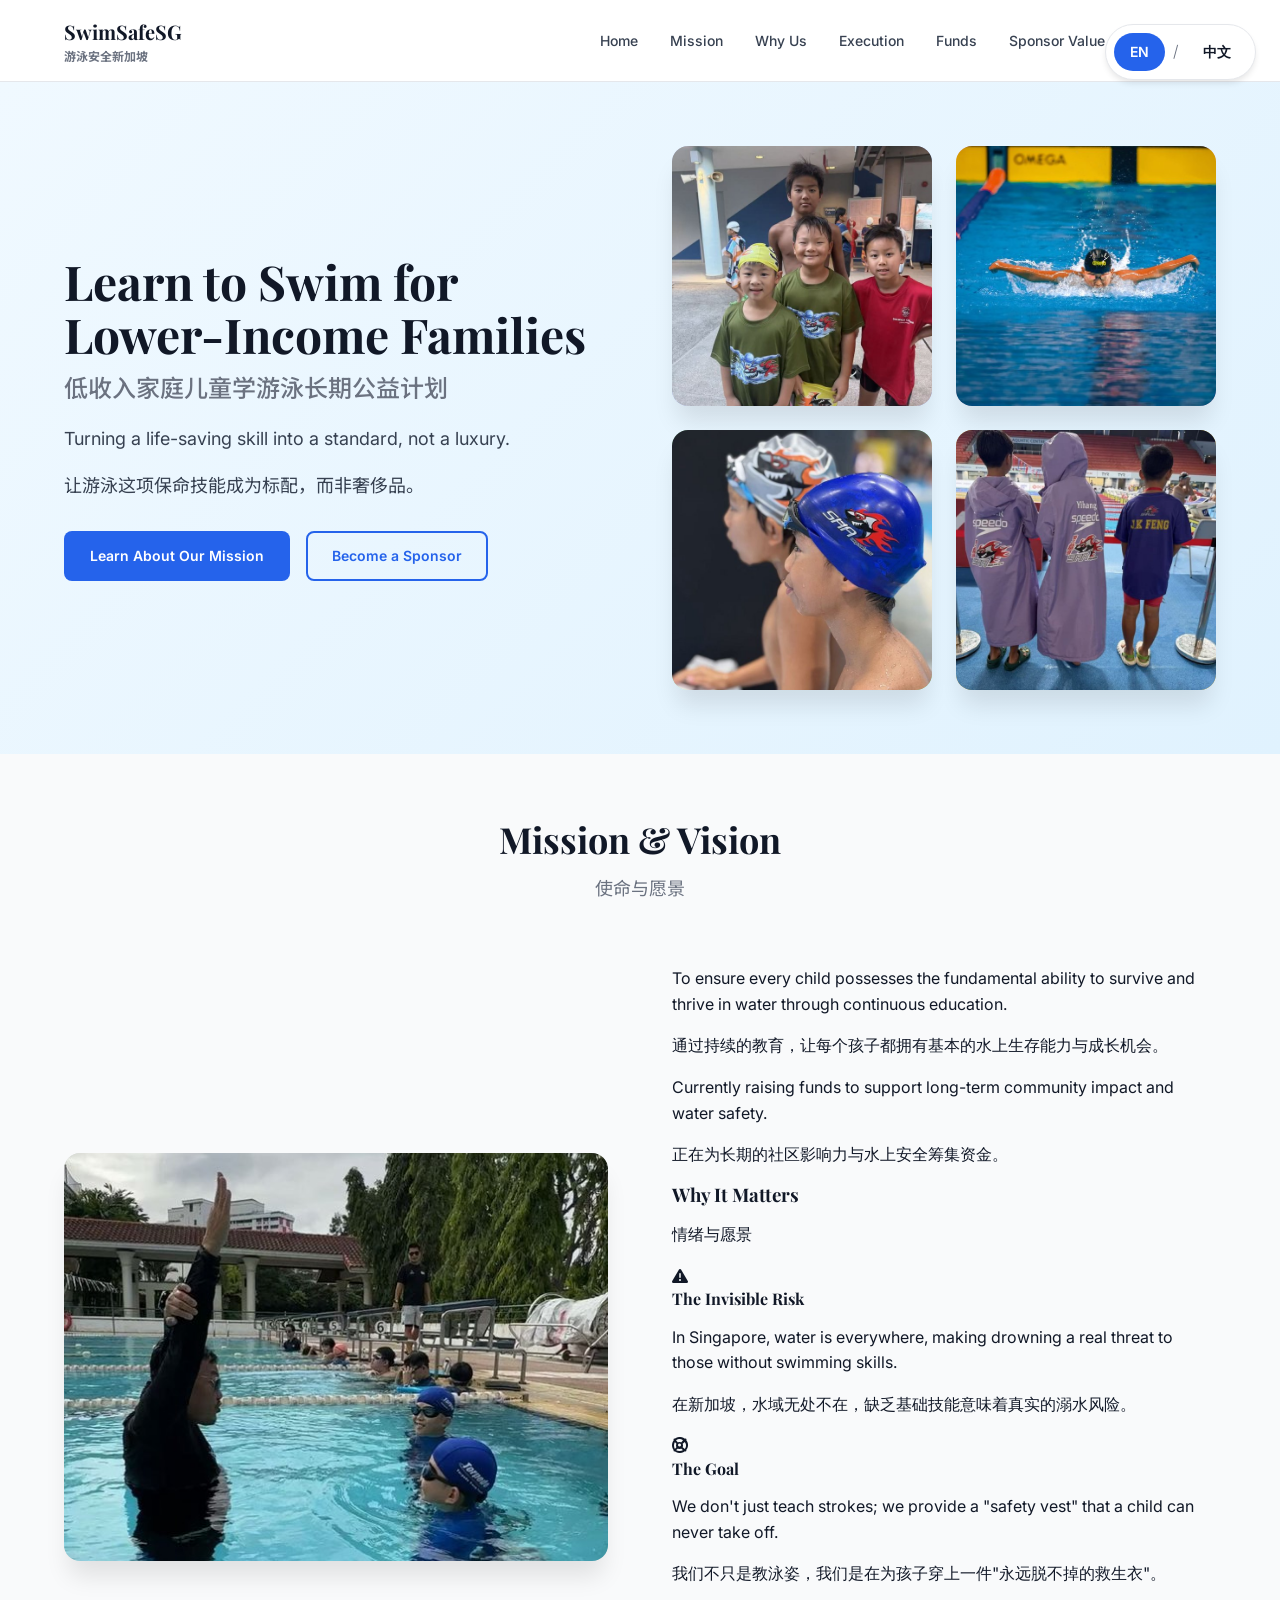
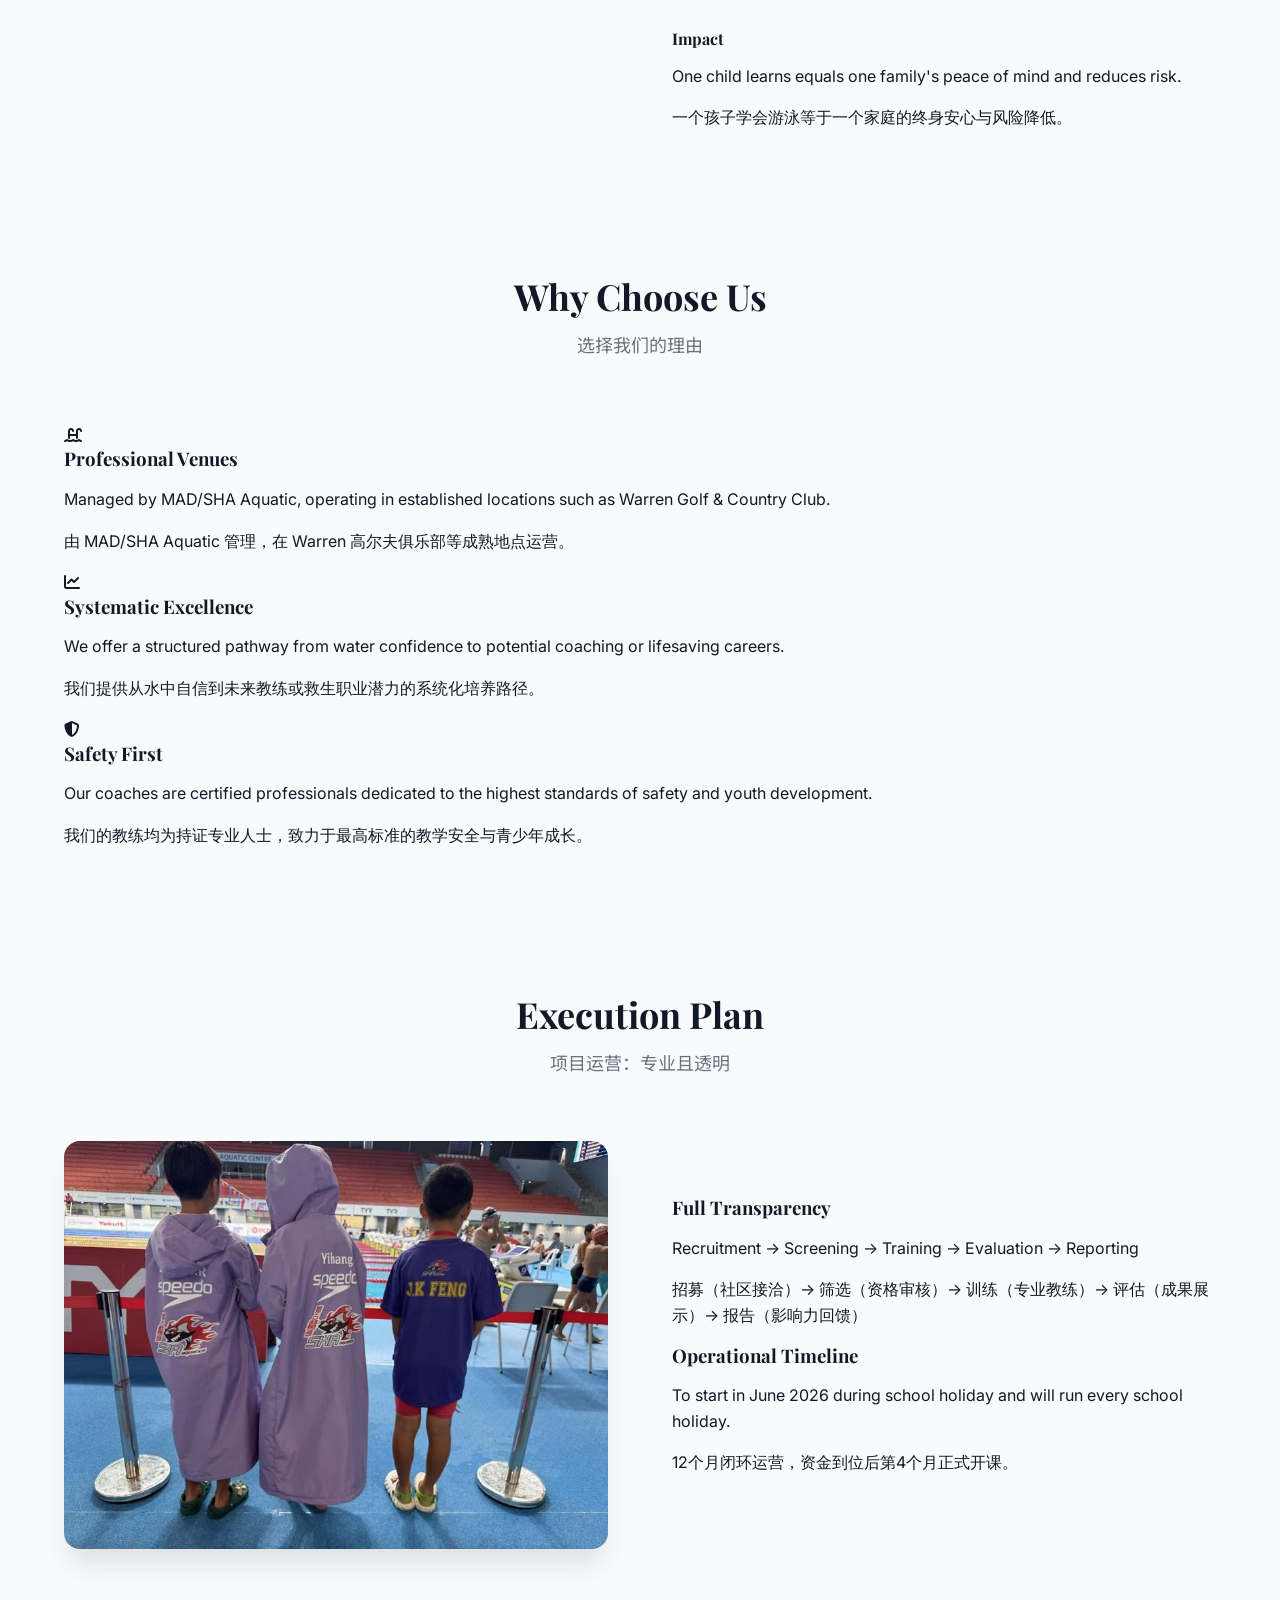
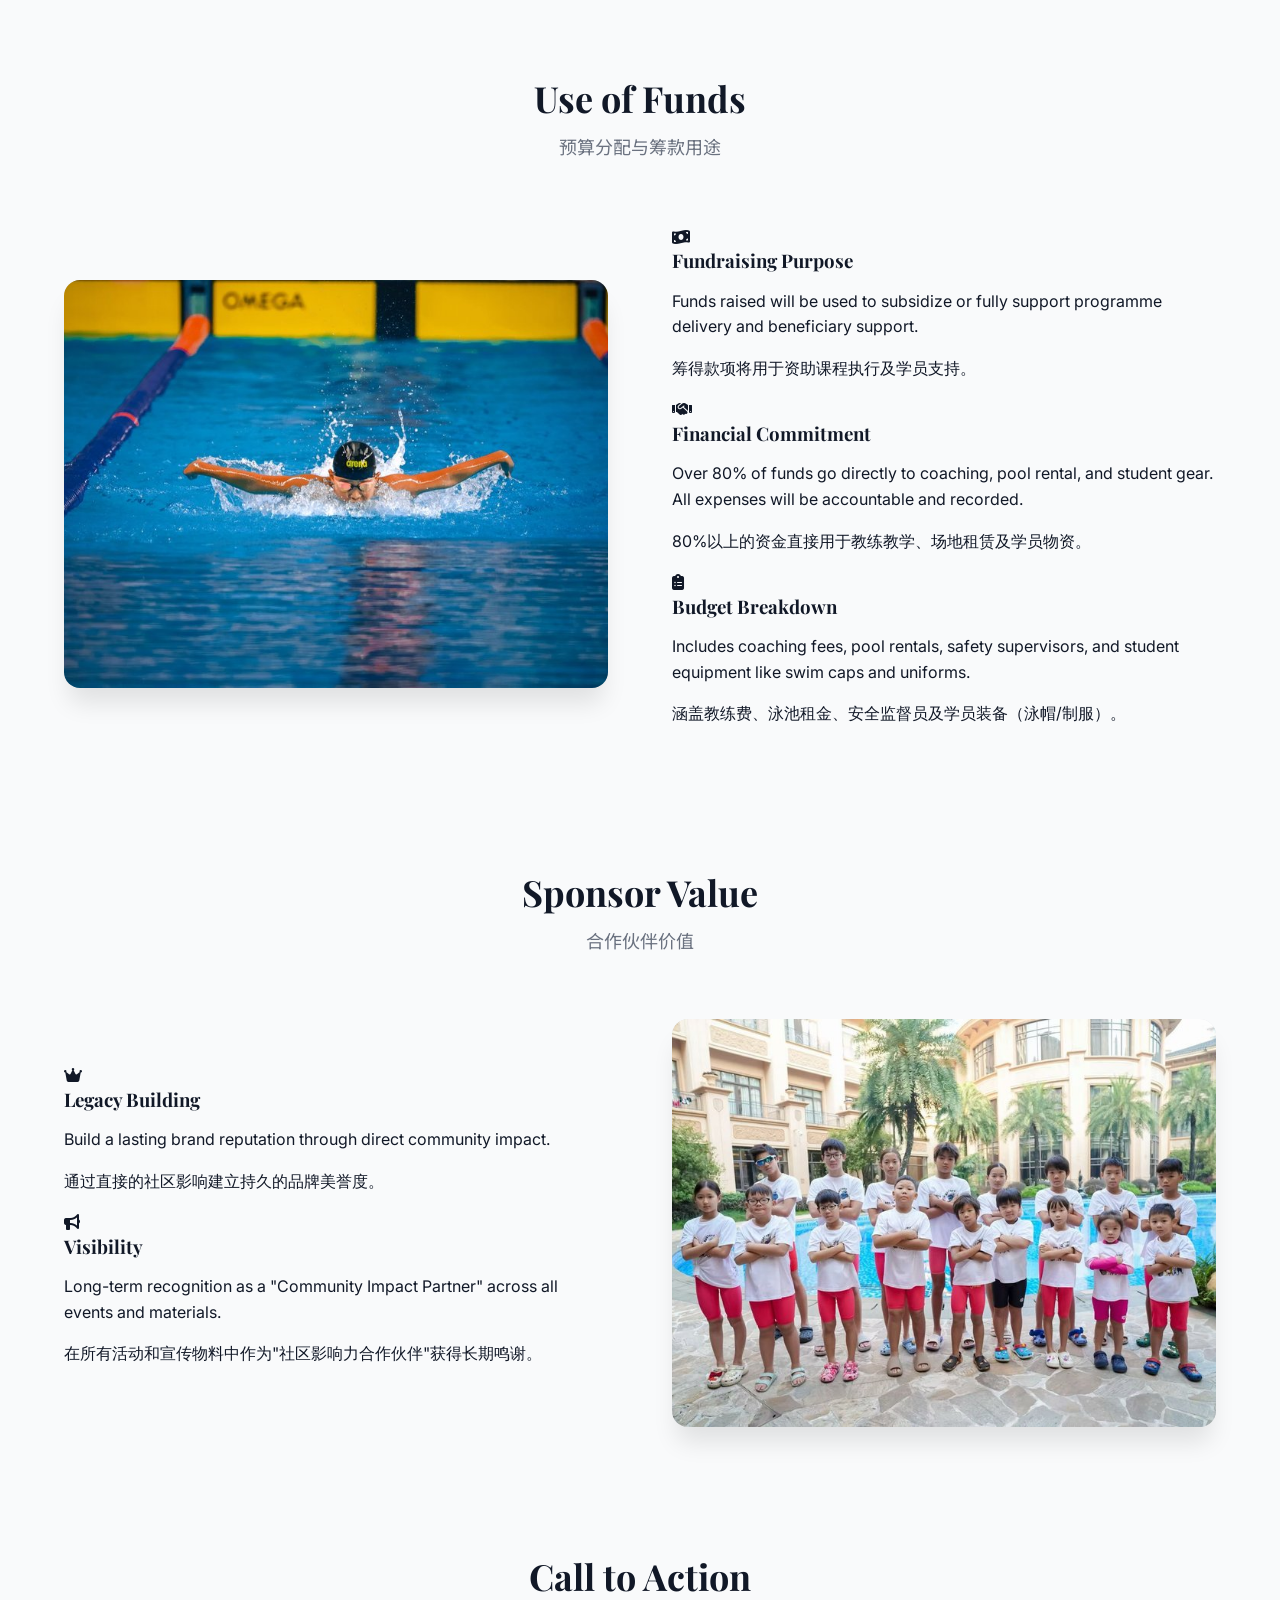
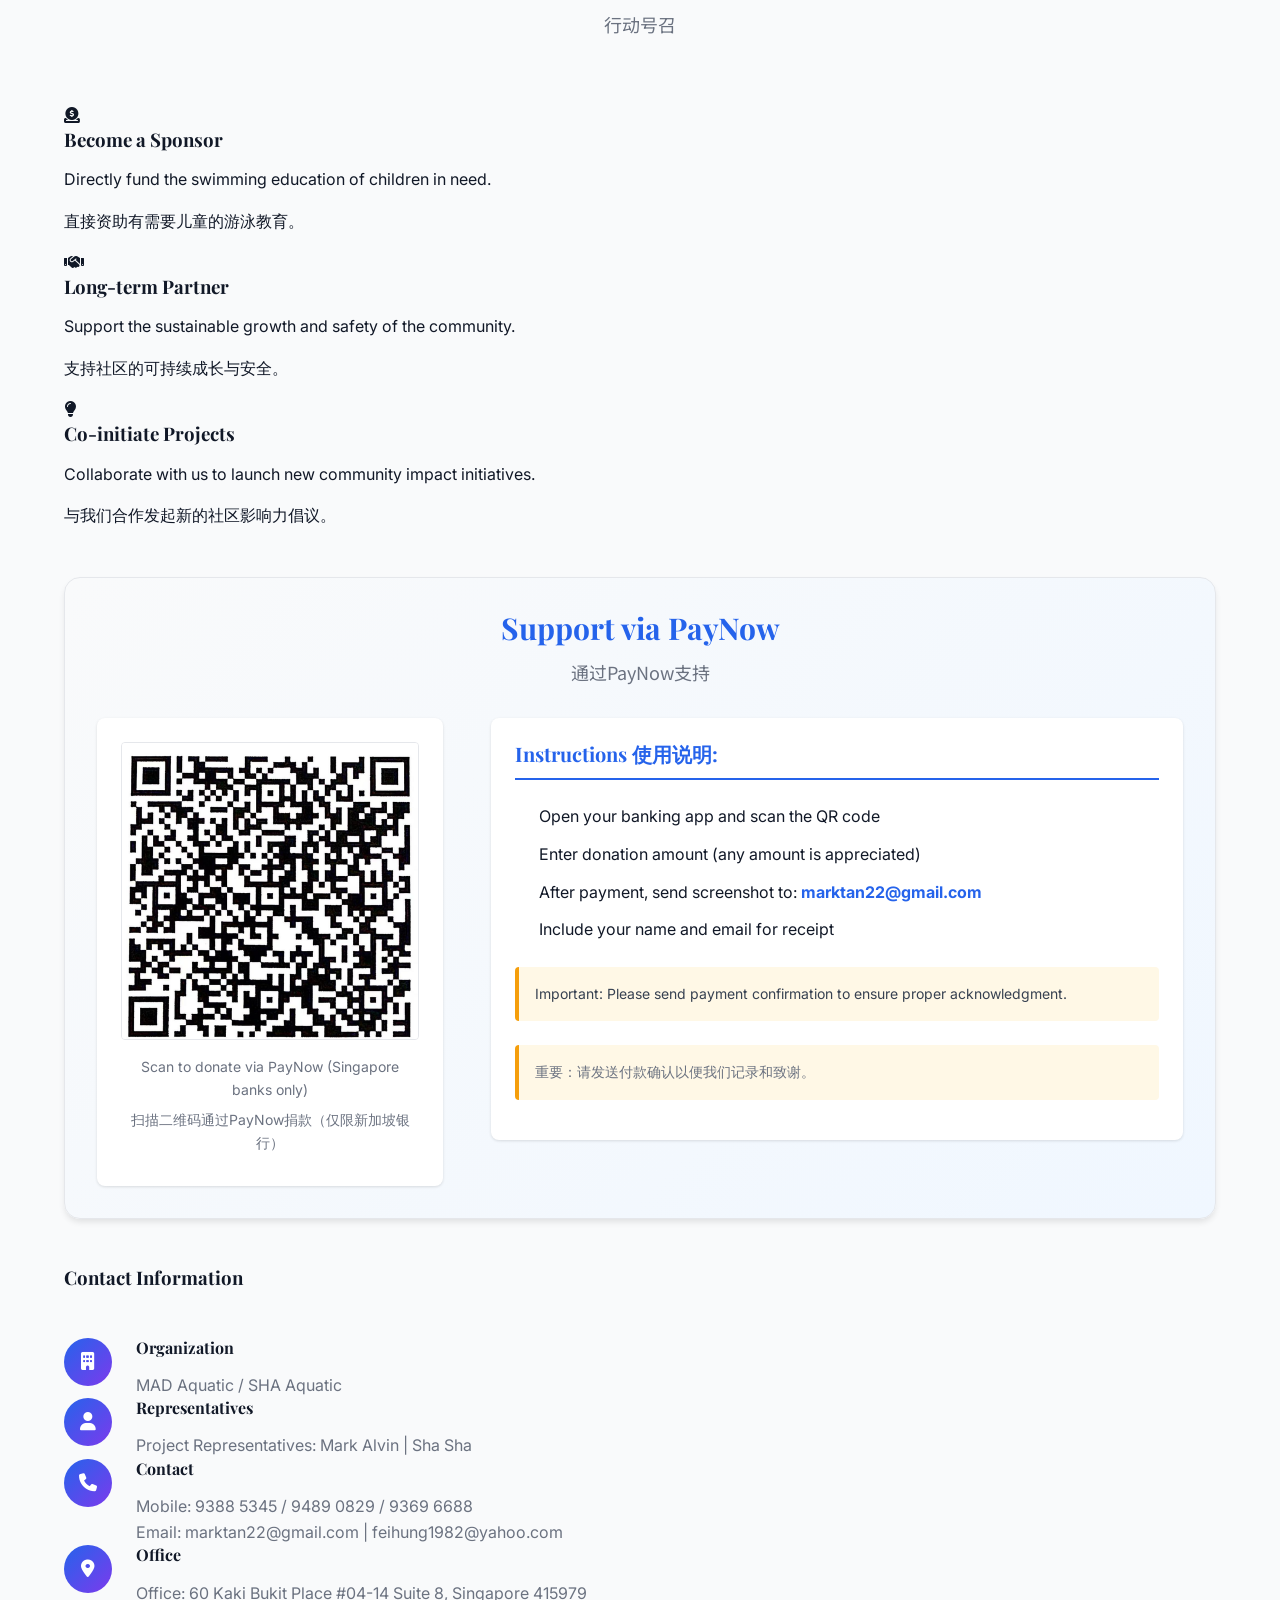
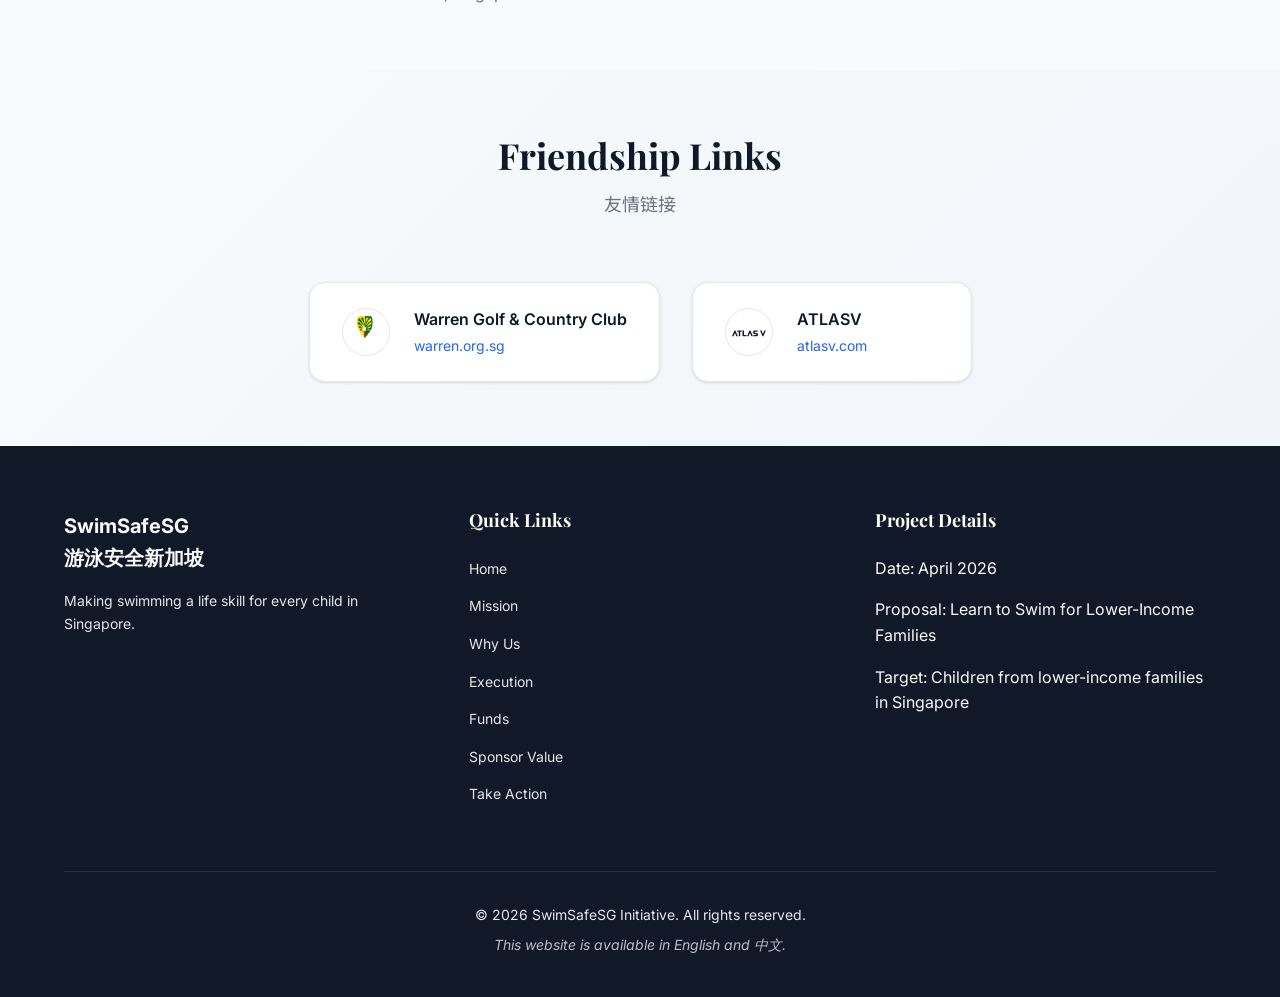
<file: index.html>
<!DOCTYPE html>
<html lang="en" dir="ltr">
<head>
    <meta charset="UTF-8">
    <meta name="viewport" content="width=device-width, initial-scale=1.0">
    <title>Learn to Swim for Lower-Income Families | 低收入家庭儿童学游泳长期公益计划</title>
    <meta name="description" content="Turning a life-saving skill into a standard, not a luxury. 让游泳这项保命技能成为标配，而非奢侈品。">
    <link rel="stylesheet" href="assets/css/style.css">
    <link rel="stylesheet" href="https://cdnjs.cloudflare.com/ajax/libs/font-awesome/6.4.0/css/all.min.css">
    <link rel="preconnect" href="https://fonts.googleapis.com">
    <link rel="preconnect" href="https://fonts.gstatic.com" crossorigin>
    <link href="https://fonts.googleapis.com/css2?family=Playfair+Display:ital,wght@0,400;0,700;1,400&family=Inter:wght@300;400;500;600;700&family=Noto+Sans+SC:wght@300;400;500;700&display=swap" rel="stylesheet">
    <link rel="icon" type="image/svg+xml" href="assets/images/favicon.svg">
</head>
<body>
    <!-- Language Toggle -->
    <div class="lang-toggle">
        <button id="lang-en" class="lang-btn active" data-lang="en">EN</button>
        <span class="lang-separator">/</span>
        <button id="lang-zh" class="lang-btn" data-lang="zh">中文</button>
    </div>

    <!-- Navigation -->
    <nav class="navbar">
        <div class="container nav-container">
            <a href="#" class="logo">
                <span class="logo-text">SwimSafeSG</span>
                <span class="logo-sub">游泳安全新加坡</span>
            </a>
            <ul class="nav-menu">
                <li><a href="#home" class="nav-link" data-key="nav.home">Home</a></li>
                <li><a href="#mission" class="nav-link" data-key="nav.about">Mission</a></li>
                <li><a href="#whyus" class="nav-link" data-key="nav.whyus">Why Us</a></li>
                <li><a href="#execution" class="nav-link" data-key="nav.execution">Execution</a></li>
                <li><a href="#funds" class="nav-link" data-key="nav.funds">Funds</a></li>
                <li><a href="#sponsor" class="nav-link" data-key="nav.sponsor">Sponsor Value</a></li>
                <li><a href="#action" class="nav-link" data-key="nav.contact">Take Action</a></li>
            </ul>
            <button class="menu-toggle" aria-label="Menu">
                <i class="fas fa-bars"></i>
            </button>
        </div>
    </nav>

    <!-- Hero Section -->
    <section id="home" class="hero">
        <div class="container hero-container">
            <div class="hero-content">
                <h1 class="hero-title" data-key="hero.title">Learn to Swim for Lower-Income Families</h1>
                <h2 class="hero-subtitle" data-key="hero.subtitle">低收入家庭儿童学游泳长期公益计划</h2>
                <p class="hero-desc" data-key="hero.desc">Turning a life-saving skill into a standard, not a luxury.</p>
                <p class="hero-desc-zh" data-key="hero.desc-zh">让游泳这项保命技能成为标配，而非奢侈品。</p>
                <div class="hero-buttons">
                    <a href="#mission" class="btn btn-primary" data-key="hero.btn1">Learn About Our Mission</a>
                    <a href="#action" class="btn btn-outline" data-key="hero.btn2">Become a Sponsor</a>
                </div>
            </div>
            <div class="hero-visual">
                <div class="image-grid">
                    <div class="img-box img-1">
                        <img src="assets/images/photos/img1.jpg" alt="Children swimming safely in pool" class="hero-image" loading="lazy">
                    </div>
                    <div class="img-box img-2">
                        <img src="assets/images/photos/img2.jpg" alt="Children learning to swim with instructor" class="hero-image" loading="lazy">
                    </div>
                    <div class="img-box img-3">
                        <img src="assets/images/photos/img3.jpg" alt="Community water safety education" class="hero-image" loading="lazy">
                    </div>
                    <div class="img-box img-4">
                        <img src="assets/images/photos/img4.jpg" alt="Community partnership for swim program" class="hero-image" loading="lazy">
                    </div>
                </div>
            </div>
        </div>
    </section>

    <!-- Mission Section -->
    <section id="mission" class="section mission">
        <div class="container">
            <div class="section-header">
                <h2 class="section-title" data-key="mission.title">Mission & Vision</h2>
                <p class="section-subtitle" data-key="mission.subtitle">使命与愿景</p>
            </div>
            <div class="mission-content">
                <div class="mission-text">
                    <p data-key="mission.p1">To ensure every child possesses the fundamental ability to survive and thrive in water through continuous education.</p>
                    <p class="chinese-text" data-key="mission.p1-zh">通过持续的教育，让每个孩子都拥有基本的水上生存能力与成长机会。</p>
                    
                    <p data-key="mission.p2">Currently raising funds to support long-term community impact and water safety.</p>
                    <p class="chinese-text" data-key="mission.p2-zh">正在为长期的社区影响力与水上安全筹集资金。</p>
                    
                    <div class="emotion-section">
                        <h3 data-key="mission.emotion.title">Why It Matters</h3>
                        <p class="section-subtitle-sm" data-key="mission.emotion.subtitle">情绪与愿景</p>
                        
                        <div class="emotion-points">
                            <div class="emotion-point">
                                <i class="fas fa-exclamation-triangle"></i>
                                <div>
                                    <h4>The Invisible Risk</h4>
                                    <p data-key="mission.emotion.p1">In Singapore, water is everywhere, making drowning a real threat to those without swimming skills.</p>
                                    <p class="chinese-text" data-key="mission.emotion.p1-zh">在新加坡，水域无处不在，缺乏基础技能意味着真实的溺水风险。</p>
                                </div>
                            </div>
                            <div class="emotion-point">
                                <i class="fas fa-life-ring"></i>
                                <div>
                                    <h4>The Goal</h4>
                                    <p data-key="mission.emotion.p2">We don't just teach strokes; we provide a "safety vest" that a child can never take off.</p>
                                    <p class="chinese-text" data-key="mission.emotion.p2-zh">我们不只是教泳姿，我们是在为孩子穿上一件"永远脱不掉的救生衣"。</p>
                                </div>
                            </div>
                            <div class="emotion-point">
                                <i class="fas fa-family"></i>
                                <div>
                                    <h4>Impact</h4>
                                    <p data-key="mission.emotion.p3">One child learns equals one family's peace of mind and reduces risk.</p>
                                    <p class="chinese-text" data-key="mission.emotion.p3-zh">一个孩子学会游泳等于一个家庭的终身安心与风险降低。</p>
                                </div>
                            </div>
                        </div>
                    </div>
                </div>
                <div class="mission-image">
                    <img src="assets/images/photos/img5.jpg" alt="Water safety education materials" class="feature-image" loading="lazy">
                </div>
            </div>
        </div>
    </section>

    <!-- Why Us Section -->
    <section id="whyus" class="section whyus">
        <div class="container">
            <div class="section-header">
                <h2 class="section-title" data-key="whyus.title">Why Choose Us</h2>
                <p class="section-subtitle" data-key="whyus.subtitle">选择我们的理由</p>
            </div>
            <div class="whyus-grid">
                <div class="whyus-card">
                    <div class="whyus-icon">
                        <i class="fas fa-swimming-pool"></i>
                    </div>
                    <h3 class="whyus-title" data-key="whyus.item1.title">Professional Venues</h3>
                    <p class="whyus-desc" data-key="whyus.item1.desc">Managed by MAD/SHA Aquatic, operating in established locations such as Warren Golf & Country Club.</p>
                    <p class="whyus-desc-zh" data-key="whyus.item1.desc-zh">由 MAD/SHA Aquatic 管理，在 Warren 高尔夫俱乐部等成熟地点运营。</p>
                </div>
                <div class="whyus-card">
                    <div class="whyus-icon">
                        <i class="fas fa-chart-line"></i>
                    </div>
                    <h3 class="whyus-title" data-key="whyus.item2.title">Systematic Excellence</h3>
                    <p class="whyus-desc" data-key="whyus.item2.desc">We offer a structured pathway from water confidence to potential coaching or lifesaving careers.</p>
                    <p class="whyus-desc-zh" data-key="whyus.item2.desc-zh">我们提供从水中自信到未来教练或救生职业潜力的系统化培养路径。</p>
                </div>
                <div class="whyus-card">
                    <div class="whyus-icon">
                        <i class="fas fa-shield-alt"></i>
                    </div>
                    <h3 class="whyus-title" data-key="whyus.item3.title">Safety First</h3>
                    <p class="whyus-desc" data-key="whyus.item3.desc">Our coaches are certified professionals dedicated to the highest standards of safety and youth development.</p>
                    <p class="whyus-desc-zh" data-key="whyus.item3.desc-zh">我们的教练均为持证专业人士，致力于最高标准的教学安全与青少年成长。</p>
                </div>
            </div>
        </div>
    </section>

    <!-- Execution Section -->
    <section id="execution" class="section execution">
        <div class="container">
            <div class="section-header">
                <h2 class="section-title" data-key="execution.title">Execution Plan</h2>
                <p class="section-subtitle" data-key="execution.subtitle">项目运营：专业且透明</p>
            </div>
            <div class="execution-content">
                <div class="execution-text">
                    <div class="execution-point">
                        <h3 data-key="execution.transparency.title">Full Transparency</h3>
                        <p data-key="execution.transparency.desc">Recruitment → Screening → Training → Evaluation → Reporting</p>
                        <p class="chinese-text" data-key="execution.transparency.desc-zh">招募（社区接洽）→ 筛选（资格审核）→ 训练（专业教练）→ 评估（成果展示）→ 报告（影响力回馈）</p>
                    </div>
                    <div class="execution-point">
                        <h3 data-key="execution.timeline.title">Operational Timeline</h3>
                        <p data-key="execution.timeline.desc">To start in June 2026 during school holiday and will run every school holiday.</p>
                        <p class="chinese-text" data-key="execution.timeline.desc-zh">12个月闭环运营，资金到位后第4个月正式开课。</p>
                    </div>
                </div>
                <div class="execution-visual">
                    <img src="assets/images/photos/img6.jpg" alt="Program timeline and schedule" class="feature-image" loading="lazy">
                </div>
            </div>
        </div>
    </section>

    <!-- Funds Section -->
    <section id="funds" class="section funds">
        <div class="container">
            <div class="section-header">
                <h2 class="section-title" data-key="funds.title">Use of Funds</h2>
                <p class="section-subtitle" data-key="funds.subtitle">预算分配与筹款用途</p>
            </div>
            <div class="funds-content">
                <div class="funds-points">
                    <div class="funds-point">
                        <div class="funds-icon">
                            <i class="fas fa-money-bill-wave"></i>
                        </div>
                        <div>
                            <h3 data-key="funds.purpose.title">Fundraising Purpose</h3>
                            <p data-key="funds.purpose.desc">Funds raised will be used to subsidize or fully support programme delivery and beneficiary support.</p>
                            <p class="chinese-text" data-key="funds.purpose.desc-zh">筹得款项将用于资助课程执行及学员支持。</p>
                        </div>
                    </div>
                    <div class="funds-point">
                        <div class="funds-icon">
                            <i class="fas fa-handshake"></i>
                        </div>
                        <div>
                            <h3 data-key="funds.commitment.title">Financial Commitment</h3>
                            <p data-key="funds.commitment.desc">Over 80% of funds go directly to coaching, pool rental, and student gear. All expenses will be accountable and recorded.</p>
                            <p class="chinese-text" data-key="funds.commitment.desc-zh">80%以上的资金直接用于教练教学、场地租赁及学员物资。</p>
                        </div>
                    </div>
                    <div class="funds-point">
                        <div class="funds-icon">
                            <i class="fas fa-clipboard-list"></i>
                        </div>
                        <div>
                            <h3 data-key="funds.breakdown.title">Budget Breakdown</h3>
                            <p data-key="funds.breakdown.desc">Includes coaching fees, pool rentals, safety supervisors, and student equipment like swim caps and uniforms.</p>
                            <p class="chinese-text" data-key="funds.breakdown.desc-zh">涵盖教练费、泳池租金、安全监督员及学员装备（泳帽/制服）。</p>
                        </div>
                    </div>
                </div>
                <div class="funds-visual">
                    <img src="assets/images/photos/img7.jpg" alt="Program budget allocation chart" class="feature-image" loading="lazy">
                </div>
            </div>
        </div>
    </section>

    <!-- Sponsor Value Section -->
    <section id="sponsor" class="section sponsor">
        <div class="container">
            <div class="section-header">
                <h2 class="section-title" data-key="sponsor.title">Sponsor Value</h2>
                <p class="section-subtitle" data-key="sponsor.subtitle">合作伙伴价值</p>
            </div>
            <div class="sponsor-content">
                <div class="sponsor-points">
                    <div class="sponsor-point">
                        <div class="sponsor-icon">
                            <i class="fas fa-crown"></i>
                        </div>
                        <div>
                            <h3 data-key="sponsor.legacy.title">Legacy Building</h3>
                            <p data-key="sponsor.legacy.desc">Build a lasting brand reputation through direct community impact.</p>
                            <p class="chinese-text" data-key="sponsor.legacy.desc-zh">通过直接的社区影响建立持久的品牌美誉度。</p>
                        </div>
                    </div>
                    <div class="sponsor-point">
                        <div class="sponsor-icon">
                            <i class="fas fa-bullhorn"></i>
                        </div>
                        <div>
                            <h3 data-key="sponsor.visibility.title">Visibility</h3>
                            <p data-key="sponsor.visibility.desc">Long-term recognition as a "Community Impact Partner" across all events and materials.</p>
                            <p class="chinese-text" data-key="sponsor.visibility.desc-zh">在所有活动和宣传物料中作为"社区影响力合作伙伴"获得长期鸣谢。</p>
                        </div>
                    </div>
                </div>
                <div class="sponsor-visual">
                    <img src="assets/images/photos/img8.jpg" alt="Sponsor recognition and benefits" class="feature-image" loading="lazy">
                </div>
            </div>
        </div>
    </section>

    <!-- Action/Contact Section -->
    <section id="action" class="section action">
        <div class="container">
            <div class="section-header">
                <h2 class="section-title" data-key="action.title">Call to Action</h2>
                <p class="section-subtitle" data-key="action.subtitle">行动号召</p>
            </div>
            <div class="action-content">
                <div class="action-options">
                    <div class="action-card">
                        <div class="action-icon">
                            <i class="fas fa-donate"></i>
                        </div>
                        <h3 data-key="action.option1.title">Become a Sponsor</h3>
                        <p data-key="action.option1.desc">Directly fund the swimming education of children in need.</p>
                        <p class="chinese-text" data-key="action.option1.desc-zh">直接资助有需要儿童的游泳教育。</p>
                    </div>
                    <div class="action-card">
                        <div class="action-icon">
                            <i class="fas fa-handshake"></i>
                        </div>
                        <h3 data-key="action.option2.title">Long-term Partner</h3>
                        <p data-key="action.option2.desc">Support the sustainable growth and safety of the community.</p>
                        <p class="chinese-text" data-key="action.option2.desc-zh">支持社区的可持续成长与安全。</p>
                    </div>
                    <div class="action-card">
                        <div class="action-icon">
                            <i class="fas fa-lightbulb"></i>
                        </div>
                        <h3 data-key="action.option3.title">Co-initiate Projects</h3>
                        <p data-key="action.option3.desc">Collaborate with us to launch new community impact initiatives.</p>
                        <p class="chinese-text" data-key="action.option3.desc-zh">与我们合作发起新的社区影响力倡议。</p>
                    </div>
                </div>
                
                <!-- Payment Section -->
                <div class="payment-section">
                    <div class="section-header">
                        <h3 class="section-title">Support via PayNow</h3>
                        <p class="section-subtitle">通过PayNow支持</p>
                    </div>
                    <div class="payment-content">
                        <div class="payment-qr">
                            <img src="assets/images/payment/paynow-qr.png" alt="PayNow QR Code for donations" class="qr-image">
                            <p class="qr-note">Scan to donate via PayNow (Singapore banks only)</p>
                            <p class="qr-note-zh">扫描二维码通过PayNow捐款（仅限新加坡银行）</p>
                        </div>
                        <div class="payment-instructions">
                            <h4>Instructions 使用说明:</h4>
                            <ol>
                                <li>Open your banking app and scan the QR code</li>
                                <li>Enter donation amount (any amount is appreciated)</li>
                                <li>After payment, send screenshot to: <strong>marktan22@gmail.com</strong></li>
                                <li>Include your name and email for receipt</li>
                            </ol>
                            <p class="important-note">Important: Please send payment confirmation to ensure proper acknowledgment.</p>
                            <p class="important-note-zh">重要：请发送付款确认以便我们记录和致谢。</p>
                        </div>
                    </div>
                </div>

                <div class="contact-info">
                    <h3 data-key="contact.info.title">Contact Information</h3>
                    <div class="contact-details">
                        <div class="contact-item">
                            <i class="fas fa-building"></i>
                            <div>
                                <h4>Organization</h4>
                                <p data-key="contact.info.org">MAD Aquatic / SHA Aquatic</p>
                            </div>
                        </div>
                        <div class="contact-item">
                            <i class="fas fa-user"></i>
                            <div>
                                <h4>Representatives</h4>
                                <p data-key="contact.info.reps">Project Representatives: Mark Alvin | Sha Sha</p>
                            </div>
                        </div>
                        <div class="contact-item">
                            <i class="fas fa-phone"></i>
                            <div>
                                <h4>Contact</h4>
                                <p data-key="contact.info.mobile">Mobile: 9388 5345 / 9489 0829 / 9369 6688</p>
                                <p data-key="contact.info.email">Email: marktan22@gmail.com | feihung1982@yahoo.com</p>
                            </div>
                        </div>
                        <div class="contact-item">
                            <i class="fas fa-map-marker-alt"></i>
                            <div>
                                <h4>Office</h4>
                                <p data-key="contact.info.office">60 Kaki Bukit Place #04-14 Suite 8, Singapore 415979</p>
                            </div>
                        </div>
                    </div>
                </div>
            </div>
        </div>
    </section>

    <!-- Friends Section -->
    <section id="friends" class="section friends">
        <div class="container">
            <div class="section-header">
                <h2 class="section-title" data-key="friends.title">Friendship Links</h2>
                <p class="section-subtitle" data-key="friends.subtitle">友情链接</p>
            </div>
            <div class="friends-content">
                <a href="https://warren.org.sg/" target="_blank" rel="noopener noreferrer" class="friend-card">
                    <div class="friend-icon">
                        <img src="assets/images/warren-logo.png" alt="Warren Golf & Country Club" class="friend-logo">
                    </div>
                    <div class="friend-info">
                        <span class="friend-name">Warren Golf & Country Club</span>
                        <span class="friend-url">warren.org.sg</span>
                    </div>
                </a>
                <a href="https://atlasv.com/" target="_blank" rel="noopener noreferrer" class="friend-card">
                    <div class="friend-icon">
                        <img src="assets/images/atlasv-logo.svg" alt="ATLASV" class="friend-logo">
                    </div>
                    <div class="friend-info">
                        <span class="friend-name">ATLASV</span>
                        <span class="friend-url">atlasv.com</span>
                    </div>
                </a>
            </div>
        </div>
    </section>

    <!-- Footer -->
    <footer class="footer">
        <div class="container">
            <div class="footer-content">
                <div class="footer-col">
                    <a href="#" class="footer-logo">
                        <span>SwimSafeSG</span>
                        <span>游泳安全新加坡</span>
                    </a>
                    <p class="footer-desc" data-key="footer.desc">Making swimming a life skill for every child in Singapore.</p>
                </div>
                <div class="footer-col">
                    <h4 data-key="footer.links.title">Quick Links</h4>
                    <ul class="footer-links">
                        <li><a href="#home" data-key="footer.links.home">Home</a></li>
                        <li><a href="#mission" data-key="footer.links.about">Mission</a></li>
                        <li><a href="#whyus" data-key="footer.links.whyus">Why Us</a></li>
                        <li><a href="#execution" data-key="footer.links.execution">Execution</a></li>
                        <li><a href="#funds" data-key="footer.links.funds">Funds</a></li>
                        <li><a href="#sponsor" data-key="footer.links.sponsor">Sponsor Value</a></li>
                        <li><a href="#action" data-key="footer.links.contact">Take Action</a></li>
                    </ul>
                </div>
                <div class="footer-col">
                    <h4>Project Details</h4>
                    <p>Date: April 2026</p>
                    <p>Proposal: Learn to Swim for Lower-Income Families</p>
                    <p>Target: Children from lower-income families in Singapore</p>
                </div>
            </div>
            <div class="footer-bottom">
                <p>&copy; <span id="currentYear"></span> SwimSafeSG Initiative. <span data-key="footer.rights">All rights reserved.</span></p>
                <p class="footer-lang-note" data-key="footer.note">This website is available in English and 中文.</p>
            </div>
        </div>
    </footer>

    <!-- Scripts -->
    <script src="assets/js/language-swim.js"></script>
    <script src="assets/js/main.js"></script>
    <script>
        // Update current year in footer
        document.getElementById('currentYear').textContent = new Date().getFullYear();
    </script>
</body>
</html>
</file>
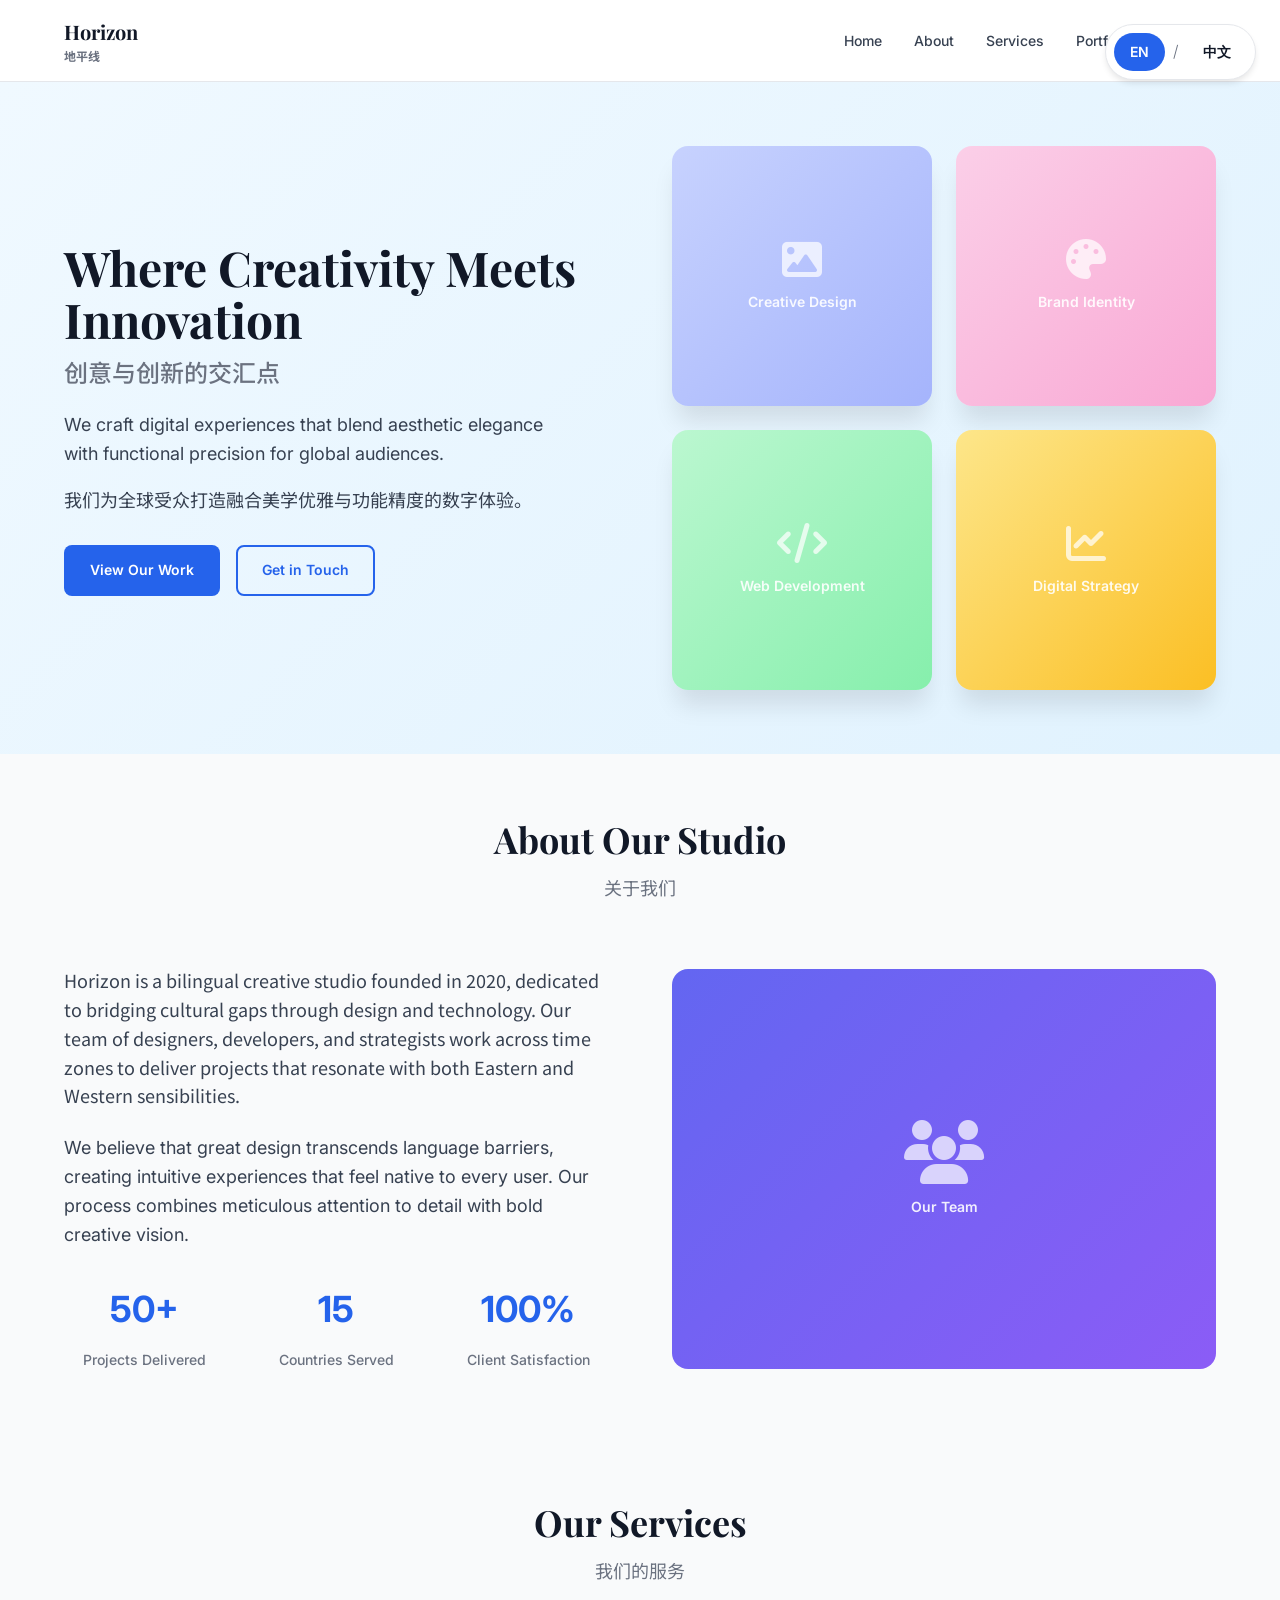
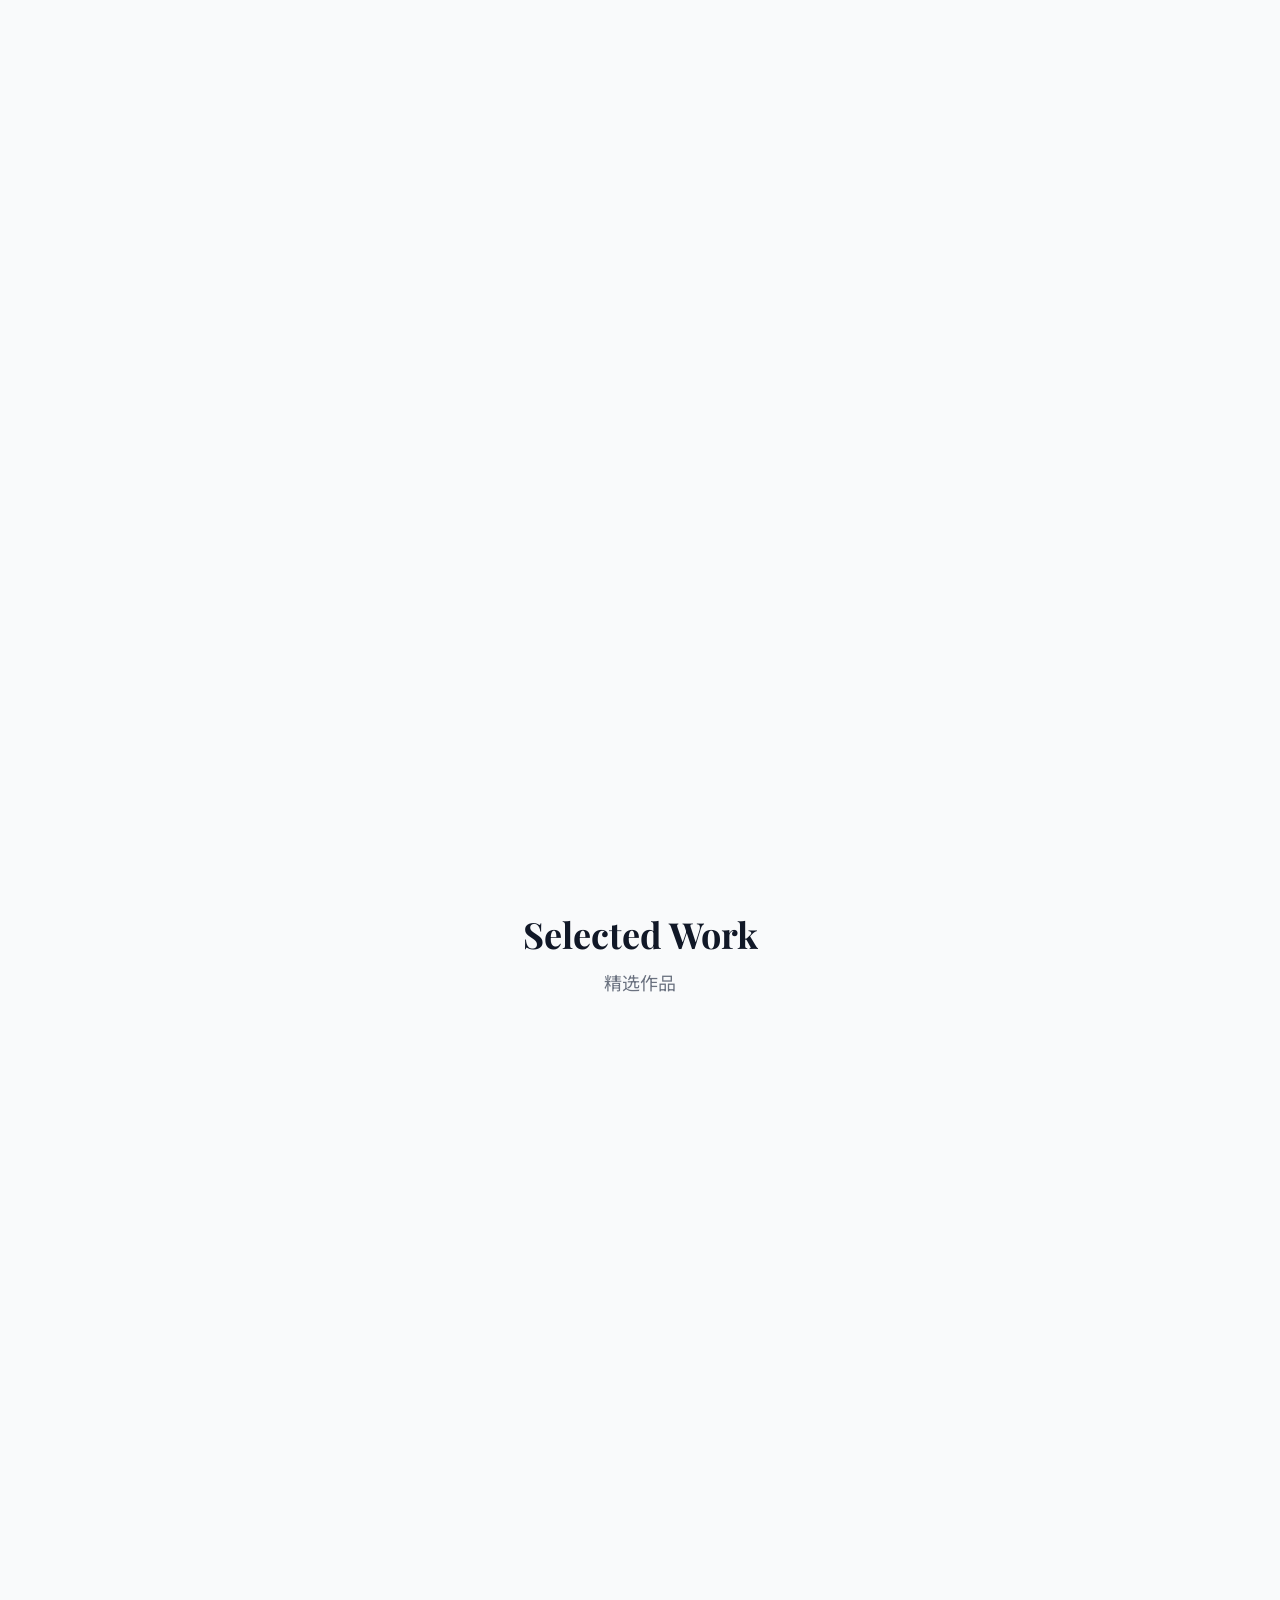
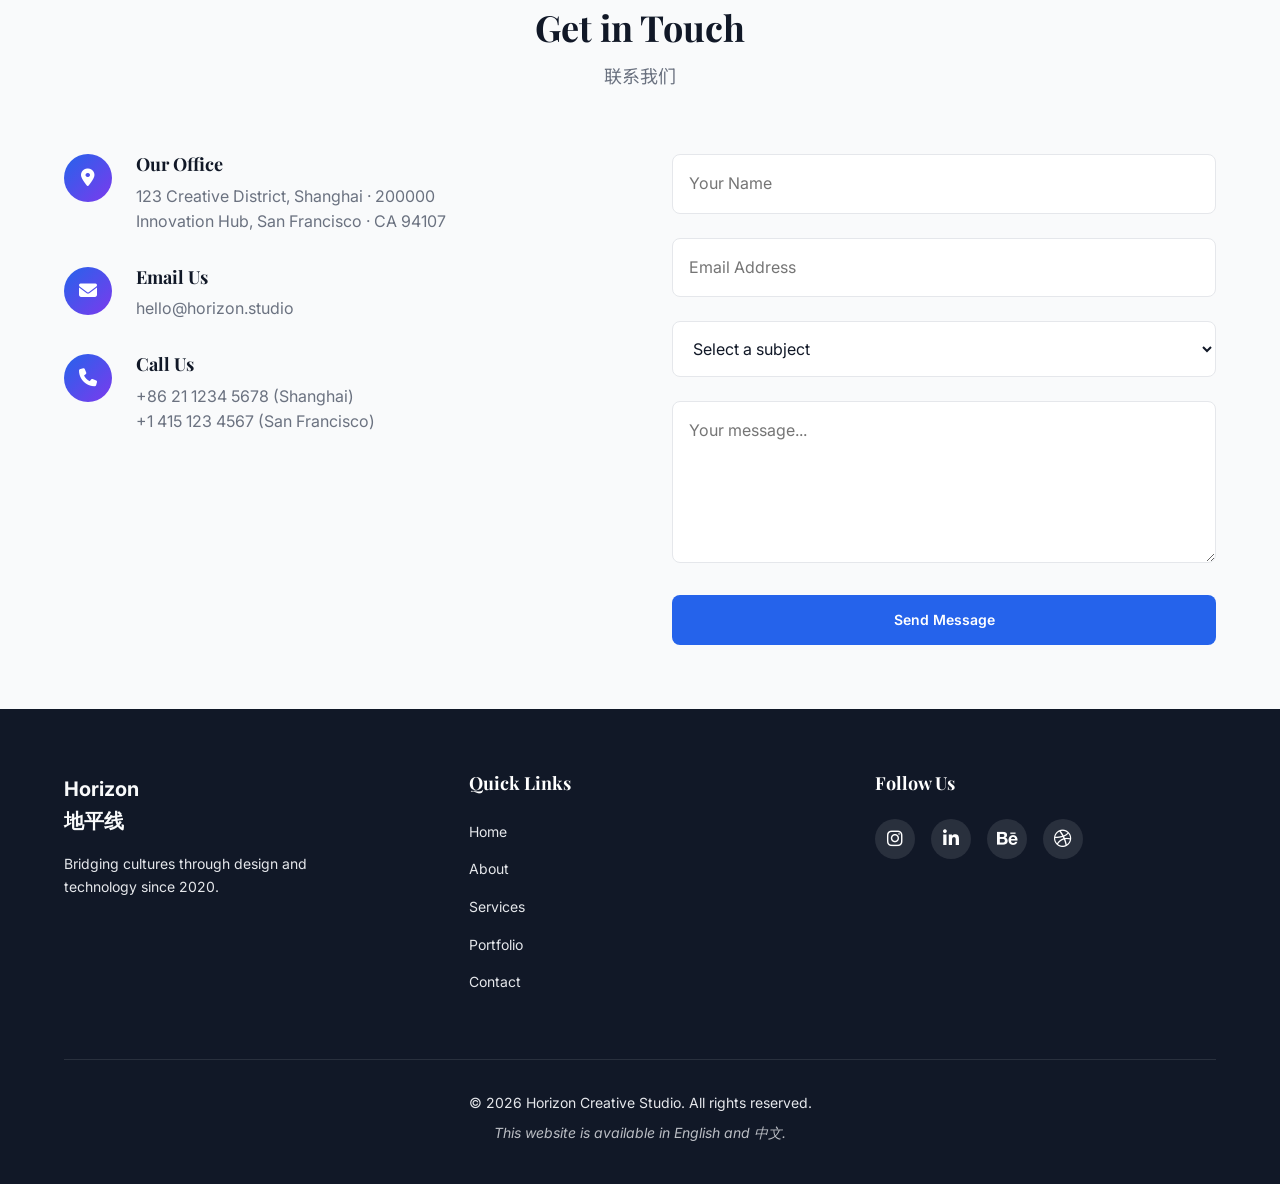
<file: index-original.html>
<!DOCTYPE html>
<html lang="en" dir="ltr">
<head>
    <meta charset="UTF-8">
    <meta name="viewport" content="width=device-width, initial-scale=1.0">
    <title>Horizon | 地平线 - Bilingual Creative Studio</title>
    <link rel="stylesheet" href="assets/css/style.css">
    <link rel="stylesheet" href="https://cdnjs.cloudflare.com/ajax/libs/font-awesome/6.4.0/css/all.min.css">
    <link rel="preconnect" href="https://fonts.googleapis.com">
    <link rel="preconnect" href="https://fonts.googleapis.com">
    <link rel="preconnect" href="https://fonts.gstatic.com" crossorigin>
    <link href="https://fonts.googleapis.com/css2?family=Playfair+Display:ital,wght@0,400;0,700;1,400&family=Inter:wght@300;400;500;600;700&family=Noto+Sans+SC:wght@300;400;500;700&display=swap" rel="stylesheet">
    <link rel="icon" type="image/svg+xml" href="assets/images/favicon.svg">
</head>
<body>
    <!-- Language Toggle -->
    <div class="lang-toggle">
        <button id="lang-en" class="lang-btn active" data-lang="en">EN</button>
        <span class="lang-separator">/</span>
        <button id="lang-zh" class="lang-btn" data-lang="zh">中文</button>
    </div>

    <!-- Navigation -->
    <nav class="navbar">
        <div class="container nav-container">
            <a href="#" class="logo">
                <span class="logo-text">Horizon</span>
                <span class="logo-sub">地平线</span>
            </a>
            <ul class="nav-menu">
                <li><a href="#home" class="nav-link" data-key="nav.home">Home</a></li>
                <li><a href="#about" class="nav-link" data-key="nav.about">About</a></li>
                <li><a href="#services" class="nav-link" data-key="nav.services">Services</a></li>
                <li><a href="#portfolio" class="nav-link" data-key="nav.portfolio">Portfolio</a></li>
                <li><a href="#contact" class="nav-link" data-key="nav.contact">Contact</a></li>
            </ul>
            <button class="menu-toggle" aria-label="Menu">
                <i class="fas fa-bars"></i>
            </button>
        </div>
    </nav>

    <!-- Hero Section -->
    <section id="home" class="hero">
        <div class="container hero-container">
            <div class="hero-content">
                <h1 class="hero-title" data-key="hero.title">Where Creativity Meets Innovation</h1>
                <h2 class="hero-subtitle" data-key="hero.subtitle">创意与创新的交汇点</h2>
                <p class="hero-desc" data-key="hero.desc">We craft digital experiences that blend aesthetic elegance with functional precision for global audiences.</p>
                <p class="hero-desc-zh" data-key="hero.desc-zh">我们为全球受众打造融合美学优雅与功能精度的数字体验。</p>
                <div class="hero-buttons">
                    <a href="#portfolio" class="btn btn-primary" data-key="hero.btn1">View Our Work</a>
                    <a href="#contact" class="btn btn-outline" data-key="hero.btn2">Get in Touch</a>
                </div>
            </div>
            <div class="hero-visual">
                <div class="image-grid">
                    <div class="img-box img-1">
                        <div class="img-placeholder" id="img1">
                            <i class="fas fa-image"></i>
                            <span>Creative Design</span>
                        </div>
                    </div>
                    <div class="img-box img-2">
                        <div class="img-placeholder" id="img2">
                            <i class="fas fa-palette"></i>
                            <span>Brand Identity</span>
                        </div>
                    </div>
                    <div class="img-box img-3">
                        <div class="img-placeholder" id="img3">
                            <i class="fas fa-code"></i>
                            <span>Web Development</span>
                        </div>
                    </div>
                    <div class="img-box img-4">
                        <div class="img-placeholder" id="img4">
                            <i class="fas fa-chart-line"></i>
                            <span>Digital Strategy</span>
                        </div>
                    </div>
                </div>
            </div>
        </div>
    </section>

    <!-- About Section -->
    <section id="about" class="section about">
        <div class="container">
            <div class="section-header">
                <h2 class="section-title" data-key="about.title">About Our Studio</h2>
                <p class="section-subtitle" data-key="about.subtitle">关于我们</p>
            </div>
            <div class="about-content">
                <div class="about-text">
                    <p data-key="about.p1">Horizon is a bilingual creative studio founded in 2020, dedicated to bridging cultural gaps through design and technology. Our team of designers, developers, and strategists work across time zones to deliver projects that resonate with both Eastern and Western sensibilities.</p>
                    <p data-key="about.p2">We believe that great design transcends language barriers, creating intuitive experiences that feel native to every user. Our process combines meticulous attention to detail with bold creative vision.</p>
                    <div class="stats">
                        <div class="stat">
                            <span class="stat-number">50+</span>
                            <span class="stat-label" data-key="about.stat1">Projects Delivered</span>
                        </div>
                        <div class="stat">
                            <span class="stat-number">15</span>
                            <span class="stat-label" data-key="about.stat2">Countries Served</span>
                        </div>
                        <div class="stat">
                            <span class="stat-number">100%</span>
                            <span class="stat-label" data-key="about.stat3">Client Satisfaction</span>
                        </div>
                    </div>
                </div>
                <div class="about-image">
                    <div class="img-placeholder large" id="img5">
                        <i class="fas fa-users"></i>
                        <span>Our Team</span>
                    </div>
                </div>
            </div>
        </div>
    </section>

    <!-- Services Section -->
    <section id="services" class="section services">
        <div class="container">
            <div class="section-header">
                <h2 class="section-title" data-key="services.title">Our Services</h2>
                <p class="section-subtitle" data-key="services.subtitle">我们的服务</p>
            </div>
            <div class="services-grid">
                <div class="service-card">
                    <div class="service-icon">
                        <i class="fas fa-paint-brush"></i>
                    </div>
                    <h3 class="service-title" data-key="services.s1.title">Brand Design</h3>
                    <p class="service-desc" data-key="services.s1.desc">Complete visual identity systems, logo design, and brand guidelines that communicate your core values across cultures.</p>
                    <p class="service-desc-zh" data-key="services.s1.desc-zh">完整的视觉识别系统、标志设计和品牌指南，跨文化传达您的核心价值。</p>
                </div>
                <div class="service-card">
                    <div class="service-icon">
                        <i class="fas fa-laptop-code"></i>
                    </div>
                    <h3 class="service-title" data-key="services.s2.title">Web Development</h3>
                    <p class="service-desc" data-key="services.s2.desc">Responsive, performant websites and web applications with bilingual support and international SEO optimization.</p>
                    <p class="service-desc-zh" data-key="services.s2.desc-zh">响应式、高性能网站和Web应用，支持双语和国际SEO优化。</p>
                </div>
                <div class="service-card">
                    <div class="service-icon">
                        <i class="fas fa-bullhorn"></i>
                    </div>
                    <h3 class="service-title" data-key="services.s3.title">Digital Marketing</h3>
                    <p class="service-desc" data-key="services.s3.desc">Cross‑cultural campaign strategy, social media management, and content creation tailored for global audiences.</p>
                    <p class="service-desc-zh" data-key="services.s3.desc-zh">针对全球受众的跨文化 campaign 策略、社交媒体管理和内容创作。</p>
                </div>
                <div class="service-card">
                    <div class="service-icon">
                        <i class="fas fa-video"></i>
                    </div>
                    <h3 class="service-title" data-key="services.s4.title">Motion & Video</h3>
                    <p class="service-desc" data-key="services.s4.desc">Animated explainers, product demos, and promotional videos with multilingual voice‑over and subtitles.</p>
                    <p class="service-desc-zh" data-key="services.s4.desc-zh">带有多种语言配音和字幕的动画解说、产品演示和宣传视频。</p>
                </div>
            </div>
        </div>
    </section>

    <!-- Portfolio Section -->
    <section id="portfolio" class="section portfolio">
        <div class="container">
            <div class="section-header">
                <h2 class="section-title" data-key="portfolio.title">Selected Work</h2>
                <p class="section-subtitle" data-key="portfolio.subtitle">精选作品</p>
            </div>
            <div class="portfolio-grid">
                <div class="portfolio-item">
                    <div class="portfolio-img" id="img6">
                        <div class="img-placeholder">
                            <i class="fas fa-globe-americas"></i>
                            <span>Global E‑commerce Platform</span>
                        </div>
                    </div>
                    <div class="portfolio-info">
                        <h3 data-key="portfolio.p1.title">Global E‑commerce Platform</h3>
                        <p data-key="portfolio.p1.desc">Multilingual platform serving customers in 12 countries with localized payment and logistics.</p>
                    </div>
                </div>
                <div class="portfolio-item">
                    <div class="portfolio-img" id="img7">
                        <div class="img-placeholder">
                            <i class="fas fa-mobile-alt"></i>
                            <span>Health & Wellness App</span>
                        </div>
                    </div>
                    <div class="portfolio-info">
                        <h3 data-key="portfolio.p2.title">Health & Wellness App</h3>
                        <p data-key="portfolio.p2.desc">Bilingual meditation and fitness application with culturally‑adapted content.</p>
                    </div>
                </div>
                <div class="portfolio-item">
                    <div class="portfolio-img" id="img8">
                        <div class="img-placeholder">
                            <i class="fas fa-graduation-cap"></i>
                            <span>E‑learning Platform</span>
                        </div>
                    </div>
                    <div class="portfolio-info">
                        <h3 data-key="portfolio.p3.title">E‑learning Platform</h3>
                        <p data-key="portfolio.p3.desc">Online education portal with courses available in both English and Mandarin.</p>
                    </div>
                </div>
            </div>
        </div>
    </section>

    <!-- Contact Section -->
    <section id="contact" class="section contact">
        <div class="container">
            <div class="section-header">
                <h2 class="section-title" data-key="contact.title">Get in Touch</h2>
                <p class="section-subtitle" data-key="contact.subtitle">联系我们</p>
            </div>
            <div class="contact-content">
                <div class="contact-info">
                    <div class="contact-item">
                        <i class="fas fa-map-marker-alt"></i>
                        <div>
                            <h3 data-key="contact.address.title">Our Office</h3>
                            <p data-key="contact.address.text">123 Creative District, Shanghai · 200000</p>
                            <p data-key="contact.address.text2">Innovation Hub, San Francisco · CA 94107</p>
                        </div>
                    </div>
                    <div class="contact-item">
                        <i class="fas fa-envelope"></i>
                        <div>
                            <h3 data-key="contact.email.title">Email Us</h3>
                            <p>hello@horizon.studio</p>
                        </div>
                    </div>
                    <div class="contact-item">
                        <i class="fas fa-phone"></i>
                        <div>
                            <h3 data-key="contact.phone.title">Call Us</h3>
                            <p>+86 21 1234 5678 (Shanghai)</p>
                            <p>+1 415 123 4567 (San Francisco)</p>
                        </div>
                    </div>
                </div>
                <form class="contact-form" id="contactForm">
                    <div class="form-group">
                        <input type="text" id="name" placeholder="Your Name" required>
                    </div>
                    <div class="form-group">
                        <input type="email" id="email" placeholder="Email Address" required>
                    </div>
                    <div class="form-group">
                        <select id="subject">
                            <option value="" disabled selected>Select a subject</option>
                            <option value="design">Design Inquiry</option>
                            <option value="development">Development Project</option>
                            <option value="marketing">Marketing Collaboration</option>
                            <option value="other">Other</option>
                        </select>
                    </div>
                    <div class="form-group">
                        <textarea id="message" rows="5" placeholder="Your message..." required></textarea>
                    </div>
                    <button type="submit" class="btn btn-primary" data-key="contact.submit">Send Message</button>
                </form>
            </div>
        </div>
    </section>

    <!-- Footer -->
    <footer class="footer">
        <div class="container">
            <div class="footer-content">
                <div class="footer-col">
                    <a href="#" class="footer-logo">
                        <span>Horizon</span>
                        <span>地平线</span>
                    </a>
                    <p class="footer-desc" data-key="footer.desc">Bridging cultures through design and technology since 2020.</p>
                </div>
                <div class="footer-col">
                    <h4 data-key="footer.links.title">Quick Links</h4>
                    <ul class="footer-links">
                        <li><a href="#home" data-key="footer.links.home">Home</a></li>
                        <li><a href="#about" data-key="footer.links.about">About</a></li>
                        <li><a href="#services" data-key="footer.links.services">Services</a></li>
                        <li><a href="#portfolio" data-key="footer.links.portfolio">Portfolio</a></li>
                        <li><a href="#contact" data-key="footer.links.contact">Contact</a></li>
                    </ul>
                </div>
                <div class="footer-col">
                    <h4 data-key="footer.social.title">Follow Us</h4>
                    <div class="social-links">
                        <a href="#"><i class="fab fa-instagram"></i></a>
                        <a href="#"><i class="fab fa-linkedin-in"></i></a>
                        <a href="#"><i class="fab fa-behance"></i></a>
                        <a href="#"><i class="fab fa-dribbble"></i></a>
                    </div>
                </div>
            </div>
            <div class="footer-bottom">
                <p>&copy; <span id="currentYear"></span> Horizon Creative Studio. <span data-key="footer.rights">All rights reserved.</span></p>
                <p class="footer-lang-note" data-key="footer.note">This website is available in English and 中文.</p>
            </div>
        </div>
    </footer>

    <!-- Scripts -->
    <script src="assets/js/language.js"></script>
    <script src="assets/js/main.js"></script>
</body>
</html>
</file>
<file: assets/css/style.css>
/* ===== CSS Variables & Reset ===== */
:root {
    /* Color Palette */
    --color-primary: #2563eb;
    --color-primary-dark: #1d4ed8;
    --color-secondary: #7c3aed;
    --color-accent: #f59e0b;
    --color-dark: #111827;
    --color-light: #f9fafb;
    --color-gray: #6b7280;
    --color-gray-light: #e5e7eb;
    --color-gray-dark: #374151;
    
    /* Typography */
    --font-heading-en: 'Playfair Display', serif;
    --font-body-en: 'Inter', sans-serif;
    --font-body-zh: 'Noto Sans SC', sans-serif;
    --font-size-xs: 0.75rem;   /* 12px */
    --font-size-sm: 0.875rem;  /* 14px */
    --font-size-base: 1rem;    /* 16px */
    --font-size-lg: 1.125rem;  /* 18px */
    --font-size-xl: 1.25rem;   /* 20px */
    --font-size-2xl: 1.5rem;   /* 24px */
    --font-size-3xl: 1.875rem; /* 30px */
    --font-size-4xl: 2.25rem;  /* 36px */
    --font-size-5xl: 3rem;     /* 48px */
    --font-size-6xl: 3.75rem;  /* 60px */
    
    /* Spacing */
    --spacing-xs: 0.5rem;   /* 8px */
    --spacing-sm: 0.75rem;  /* 12px */
    --spacing-md: 1rem;     /* 16px */
    --spacing-lg: 1.5rem;   /* 24px */
    --spacing-xl: 2rem;     /* 32px */
    --spacing-2xl: 3rem;    /* 48px */
    --spacing-3xl: 4rem;    /* 64px */
    
    /* Border Radius */
    --radius-sm: 0.25rem;
    --radius-md: 0.5rem;
    --radius-lg: 1rem;
    --radius-full: 9999px;
    
    /* Shadows */
    --shadow-sm: 0 1px 3px rgba(0, 0, 0, 0.12);
    --shadow-md: 0 4px 6px -1px rgba(0, 0, 0, 0.1);
    --shadow-lg: 0 10px 15px -3px rgba(0, 0, 0, 0.1);
    --shadow-xl: 0 20px 25px -5px rgba(0, 0, 0, 0.1);
    
    /* Transitions */
    --transition-fast: 150ms ease;
    --transition-base: 300ms ease;
    --transition-slow: 500ms ease;
    
    /* Container */
    --container-width: 1200px;
}

/* Reset & Base Styles */
* {
    margin: 0;
    padding: 0;
    box-sizing: border-box;
}

html {
    scroll-behavior: smooth;
}

body {
    font-family: var(--font-body-en);
    font-size: var(--font-size-base);
    line-height: 1.6;
    color: var(--color-dark);
    background-color: var(--color-light);
    overflow-x: hidden;
}

h1, h2, h3, h4, h5, h6 {
    font-family: var(--font-heading-en);
    font-weight: 700;
    line-height: 1.2;
    margin-bottom: var(--spacing-md);
}

p {
    margin-bottom: var(--spacing-md);
}

a {
    color: inherit;
    text-decoration: none;
    transition: color var(--transition-fast);
}

ul, ol {
    list-style: none;
}

img {
    max-width: 100%;
    height: auto;
    display: block;
}

button, input, textarea, select {
    font: inherit;
    color: inherit;
    border: none;
    background: none;
    outline: none;
}

.container {
    width: 100%;
    max-width: var(--container-width);
    margin: 0 auto;
    padding: 0 var(--spacing-lg);
}

.btn {
    display: inline-flex;
    align-items: center;
    justify-content: center;
    padding: 0.75rem 1.5rem;
    border-radius: var(--radius-md);
    font-weight: 600;
    font-size: var(--font-size-sm);
    text-align: center;
    cursor: pointer;
    transition: all var(--transition-base);
    border: 2px solid transparent;
}

.btn-primary {
    background-color: var(--color-primary);
    color: white;
}

.btn-primary:hover {
    background-color: var(--color-primary-dark);
    transform: translateY(-2px);
    box-shadow: var(--shadow-md);
}

.btn-outline {
    background-color: transparent;
    color: var(--color-primary);
    border-color: var(--color-primary);
}

.btn-outline:hover {
    background-color: var(--color-primary);
    color: white;
    transform: translateY(-2px);
    box-shadow: var(--shadow-md);
}

.section {
    padding: var(--spacing-3xl) 0;
}

.section-header {
    text-align: center;
    margin-bottom: var(--spacing-3xl);
}

.section-title {
    font-size: var(--font-size-4xl);
    color: var(--color-dark);
    margin-bottom: var(--spacing-sm);
}

.section-subtitle {
    font-size: var(--font-size-lg);
    color: var(--color-gray);
    font-family: var(--font-body-zh);
    font-weight: 400;
}

/* ===== Language Toggle ===== */
.lang-toggle {
    position: fixed;
    top: var(--spacing-lg);
    right: var(--spacing-lg);
    z-index: 1000;
    display: flex;
    align-items: center;
    background: white;
    border-radius: var(--radius-full);
    padding: var(--spacing-xs);
    box-shadow: var(--shadow-md);
    border: 1px solid var(--color-gray-light);
}

.lang-btn {
    padding: var(--spacing-xs) var(--spacing-md);
    border-radius: var(--radius-full);
    font-weight: 600;
    font-size: var(--font-size-sm);
    cursor: pointer;
    transition: all var(--transition-fast);
}

.lang-btn.active {
    background-color: var(--color-primary);
    color: white;
}

.lang-separator {
    margin: 0 var(--spacing-xs);
    color: var(--color-gray);
    font-weight: 300;
}

/* ===== Navigation ===== */
.navbar {
    position: sticky;
    top: 0;
    z-index: 900;
    background-color: rgba(255, 255, 255, 0.95);
    backdrop-filter: blur(10px);
    border-bottom: 1px solid var(--color-gray-light);
    padding: var(--spacing-md) 0;
}

.nav-container {
    display: flex;
    align-items: center;
    justify-content: space-between;
}

.logo {
    display: flex;
    flex-direction: column;
    font-weight: 700;
    color: var(--color-dark);
}

.logo-text {
    font-size: var(--font-size-xl);
    font-family: var(--font-heading-en);
}

.logo-sub {
    font-size: var(--font-size-xs);
    color: var(--color-gray);
    font-family: var(--font-body-zh);
    margin-top: -2px;
}

.nav-menu {
    display: flex;
    gap: var(--spacing-xl);
}

.nav-link {
    font-weight: 500;
    font-size: var(--font-size-sm);
    color: var(--color-gray-dark);
    position: relative;
    padding: var(--spacing-xs) 0;
}

.nav-link::after {
    content: '';
    position: absolute;
    bottom: 0;
    left: 0;
    width: 0;
    height: 2px;
    background-color: var(--color-primary);
    transition: width var(--transition-base);
}

.nav-link:hover {
    color: var(--color-primary);
}

.nav-link:hover::after {
    width: 100%;
}

.menu-toggle {
    display: none;
    font-size: var(--font-size-xl);
    cursor: pointer;
    color: var(--color-dark);
}

/* ===== Hero Section ===== */
.hero {
    padding-top: var(--spacing-3xl);
    padding-bottom: var(--spacing-3xl);
    background: linear-gradient(135deg, #f0f9ff 0%, #e0f2fe 100%);
    overflow: hidden;
}

.hero-container {
    display: grid;
    grid-template-columns: 1fr 1fr;
    gap: var(--spacing-3xl);
    align-items: center;
}

.hero-content {
    animation: fadeInUp 800ms ease-out;
}

.hero-title {
    font-size: var(--font-size-5xl);
    color: var(--color-dark);
    margin-bottom: var(--spacing-sm);
    line-height: 1.1;
}

.hero-subtitle {
    font-size: var(--font-size-2xl);
    color: var(--color-gray);
    font-family: var(--font-body-zh);
    font-weight: 500;
    margin-bottom: var(--spacing-lg);
}

.hero-desc, .hero-desc-zh {
    font-size: var(--font-size-lg);
    color: var(--color-gray-dark);
    margin-bottom: var(--spacing-md);
    max-width: 90%;
}

.hero-desc-zh {
    font-family: var(--font-body-zh);
    font-weight: 400;
}

.hero-buttons {
    display: flex;
    gap: var(--spacing-md);
    margin-top: var(--spacing-xl);
}

.hero-visual {
    animation: fadeIn 1000ms ease-out 300ms both;
}

.image-grid {
    display: grid;
    grid-template-columns: repeat(2, 1fr);
    grid-template-rows: repeat(2, 1fr);
    gap: var(--spacing-lg);
    aspect-ratio: 1/1;
}

.img-box {
    border-radius: var(--radius-lg);
    overflow: hidden;
    background: white;
    box-shadow: var(--shadow-xl);
    transition: transform var(--transition-base), box-shadow var(--transition-base);
    position: relative;
}

.img-box:hover {
    transform: translateY(-8px);
    box-shadow: var(--shadow-xl);
}

/* Images inside img-box */
.img-box img {
    width: 100%;
    height: 100%;
    object-fit: cover;
    display: block;
}

/* ===== Feature Images Unified ===== */
.feature-image {
    width: 100%;
    height: 100%;
    object-fit: cover;
    display: block;
}

.mission-image,
.execution-visual,
.funds-visual,
.sponsor-visual {
    width: 100%;
    aspect-ratio: 4/3;
    overflow: hidden;
    border-radius: var(--radius-lg);
    box-shadow: var(--shadow-xl);
    background: var(--color-gray-light);
}

/* Feature image hero-hover effect */
.mission-image:hover,
.execution-visual:hover,
.funds-visual:hover,
.sponsor-visual:hover {
    transform: translateY(-4px);
    box-shadow: var(--shadow-xl);
    transition: transform var(--transition-base), box-shadow var(--transition-base);
}

.img-1 { background: linear-gradient(135deg, #c7d2fe, #a5b4fc); }
.img-2 { background: linear-gradient(135deg, #fbcfe8, #f9a8d4); }
.img-3 { background: linear-gradient(135deg, #bbf7d0, #86efac); }
.img-4 { background: linear-gradient(135deg, #fde68a, #fbbf24); }

.img-placeholder {
    width: 100%;
    height: 100%;
    display: flex;
    flex-direction: column;
    align-items: center;
    justify-content: center;
    color: rgba(255, 255, 255, 0.9);
    font-weight: 600;
    font-size: var(--font-size-sm);
    text-align: center;
    padding: var(--spacing-md);
}

.img-placeholder i {
    font-size: 2.5rem;
    margin-bottom: var(--spacing-sm);
    opacity: 0.8;
}

.img-placeholder.large i {
    font-size: 4rem;
}

/* ===== Content + Image Grid Layouts ===== */
.mission-content,
.execution-content,
.funds-content,
.sponsor-content {
    display: grid;
    grid-template-columns: 1fr 1fr;
    gap: var(--spacing-3xl);
    align-items: center;
}

.mission-text,
.execution-text,
.funds-points {
    order: 1;
}

/* ===== About Section ===== */
.about-content {
    display: grid;
    grid-template-columns: 1fr 1fr;
    gap: var(--spacing-3xl);
    align-items: center;
}

.about-text p {
    font-size: var(--font-size-lg);
    color: var(--color-gray-dark);
    margin-bottom: var(--spacing-lg);
}

.about-text p:first-of-type {
    font-family: var(--font-body-zh);
    font-weight: 400;
}

.stats {
    display: grid;
    grid-template-columns: repeat(3, 1fr);
    gap: var(--spacing-xl);
    margin-top: var(--spacing-xl);
}

.stat {
    text-align: center;
}

.stat-number {
    display: block;
    font-size: var(--font-size-4xl);
    font-weight: 700;
    color: var(--color-primary);
    margin-bottom: var(--spacing-xs);
}

.stat-label {
    font-size: var(--font-size-sm);
    color: var(--color-gray);
    font-weight: 500;
}

.about-image .img-placeholder {
    border-radius: var(--radius-lg);
    height: 400px;
    background: linear-gradient(135deg, #6366f1, #8b5cf6);
}

/* ===== Services Section ===== */
.services-grid {
    display: grid;
    grid-template-columns: repeat(auto-fit, minmax(280px, 1fr));
    gap: var(--spacing-xl);
}

.service-card {
    background: white;
    border-radius: var(--radius-lg);
    padding: var(--spacing-xl);
    box-shadow: var(--shadow-md);
    transition: transform var(--transition-base), box-shadow var(--transition-base);
    border: 1px solid var(--color-gray-light);
}

.service-card:hover {
    transform: translateY(-8px);
    box-shadow: var(--shadow-xl);
}

.service-icon {
    width: 64px;
    height: 64px;
    border-radius: var(--radius-lg);
    background: linear-gradient(135deg, var(--color-primary), var(--color-secondary));
    display: flex;
    align-items: center;
    justify-content: center;
    margin-bottom: var(--spacing-lg);
    color: white;
    font-size: var(--font-size-2xl);
}

.service-title {
    font-size: var(--font-size-xl);
    color: var(--color-dark);
    margin-bottom: var(--spacing-sm);
}

.service-desc {
    color: var(--color-gray);
    font-size: var(--font-size-base);
    margin-bottom: var(--spacing-sm);
}

.service-desc-zh {
    color: var(--color-gray-dark);
    font-family: var(--font-body-zh);
    font-size: var(--font-size-sm);
    font-weight: 400;
}

/* ===== Portfolio Section ===== */
.portfolio-grid {
    display: grid;
    grid-template-columns: repeat(auto-fit, minmax(320px, 1fr));
    gap: var(--spacing-xl);
}

.portfolio-item {
    background: white;
    border-radius: var(--radius-lg);
    overflow: hidden;
    box-shadow: var(--shadow-md);
    transition: transform var(--transition-base);
}

.portfolio-item:hover {
    transform: translateY(-8px);
}

.portfolio-img {
    height: 240px;
    overflow: hidden;
}

.portfolio-img .img-placeholder {
    height: 100%;
    background: linear-gradient(135deg, #f0f9ff, #e0f2fe);
    color: var(--color-dark);
}

.portfolio-info {
    padding: var(--spacing-lg);
}

.portfolio-info h3 {
    font-size: var(--font-size-xl);
    color: var(--color-dark);
    margin-bottom: var(--spacing-sm);
}

.portfolio-info p {
    color: var(--color-gray);
    font-size: var(--font-size-base);
}

/* ===== Contact Section ===== */
.contact-content {
    display: grid;
    grid-template-columns: 1fr 1fr;
    gap: var(--spacing-3xl);
}

.contact-info {
    display: flex;
    flex-direction: column;
    gap: var(--spacing-xl);
}

.contact-item {
    display: flex;
    gap: var(--spacing-lg);
    align-items: flex-start;
}

.contact-item i {
    width: 48px;
    height: 48px;
    border-radius: var(--radius-full);
    background: linear-gradient(135deg, var(--color-primary), var(--color-secondary));
    color: white;
    display: flex;
    align-items: center;
    justify-content: center;
    font-size: var(--font-size-lg);
    flex-shrink: 0;
}

.contact-item h3 {
    font-size: var(--font-size-lg);
    color: var(--color-dark);
    margin-bottom: var(--spacing-xs);
}

.contact-item p {
    color: var(--color-gray);
    font-size: var(--font-size-base);
    margin-bottom: 0;
}

.contact-form {
    display: flex;
    flex-direction: column;
    gap: var(--spacing-lg);
}

.form-group input,
.form-group select,
.form-group textarea {
    width: 100%;
    padding: var(--spacing-md);
    border: 1px solid var(--color-gray-light);
    border-radius: var(--radius-md);
    background: white;
    font-size: var(--font-size-base);
    transition: border-color var(--transition-fast);
}

.form-group input:focus,
.form-group select:focus,
.form-group textarea:focus {
    border-color: var(--color-primary);
    box-shadow: 0 0 0 3px rgba(37, 99, 235, 0.1);
}

.form-group textarea {
    resize: vertical;
    min-height: 120px;
}

/* ===== Footer ===== */
.footer {
    background-color: var(--color-dark);
    color: var(--color-light);
    padding: var(--spacing-3xl) 0 var(--spacing-xl);
}

.footer-content {
    display: grid;
    grid-template-columns: repeat(auto-fit, minmax(250px, 1fr));
    gap: var(--spacing-3xl);
    margin-bottom: var(--spacing-3xl);
}

.footer-logo {
    display: flex;
    flex-direction: column;
    font-weight: 700;
    font-size: var(--font-size-xl);
    margin-bottom: var(--spacing-md);
}

.footer-desc {
    color: var(--color-gray-light);
    font-size: var(--font-size-sm);
    max-width: 300px;
}

.footer-col h4 {
    font-size: var(--font-size-lg);
    margin-bottom: var(--spacing-lg);
    color: white;
}

.footer-links {
    display: flex;
    flex-direction: column;
    gap: var(--spacing-sm);
}

.footer-links a {
    color: var(--color-gray-light);
    font-size: var(--font-size-sm);
    transition: color var(--transition-fast);
}

.footer-links a:hover {
    color: white;
}

.social-links {
    display: flex;
    gap: var(--spacing-md);
}

.social-links a {
    width: 40px;
    height: 40px;
    border-radius: var(--radius-full);
    background-color: rgba(255, 255, 255, 0.1);
    display: flex;
    align-items: center;
    justify-content: center;
    color: white;
    font-size: var(--font-size-lg);
    transition: all var(--transition-fast);
}

.social-links a:hover {
    background-color: var(--color-primary);
    transform: translateY(-2px);
}

.footer-bottom {
    padding-top: var(--spacing-xl);
    border-top: 1px solid rgba(255, 255, 255, 0.1);
    text-align: center;
    color: var(--color-gray-light);
    font-size: var(--font-size-sm);
}

.footer-bottom p {
    margin-bottom: var(--spacing-xs);
}

.footer-lang-note {
    font-style: italic;
    opacity: 0.8;
}

/* ===== Animations ===== */
@keyframes fadeIn {
    from { opacity: 0; }
    to { opacity: 1; }
}

@keyframes fadeInUp {
    from {
        opacity: 0;
        transform: translateY(30px);
    }
    to {
        opacity: 1;
        transform: translateY(0);
    }
}

/* ===== Responsive Design ===== */
@media (max-width: 1024px) {
    :root {
        --font-size-5xl: 2.5rem;
        --font-size-4xl: 2rem;
        --font-size-3xl: 1.75rem;
    }
    
    .hero-container,
    .about-content,
    .contact-content,
    .mission-content,
    .execution-content,
    .funds-content,
    .sponsor-content {
        grid-template-columns: 1fr;
        gap: var(--spacing-2xl);
    }
    
    .hero-visual {
        order: -1;
    }
    
    .mission-image,
    .execution-visual,
    .funds-visual,
    .sponsor-visual {
        order: -1;
        max-height: 350px;
    }
    
    .image-grid {
        aspect-ratio: 1/1;
    }
}

@media (max-width: 768px) {
    .nav-menu {
        display: none;
        position: absolute;
        top: 100%;
        left: 0;
        right: 0;
        background: white;
        flex-direction: column;
        padding: var(--spacing-lg);
        box-shadow: var(--shadow-lg);
        border-top: 1px solid var(--color-gray-light);
    }
    
    .nav-menu.active {
        display: flex;
    }
    
    .menu-toggle {
        display: block;
    }
    
    .hero-buttons {
        flex-direction: column;
    }
    
    .stats {
        grid-template-columns: 1fr;
        gap: var(--spacing-lg);
    }
    
    .lang-toggle {
        top: var(--spacing-md);
        right: var(--spacing-md);
    }
}

/* ===== Friends Section ===== */
.friends {
    background: linear-gradient(135deg, #f8fafc 0%, #f1f5f9 100%);
}

.friends-content {
    display: flex;
    justify-content: center;
    gap: var(--spacing-xl);
    flex-wrap: wrap;
}

.friend-card {
    display: flex;
    align-items: center;
    gap: var(--spacing-lg);
    padding: var(--spacing-lg) var(--spacing-xl);
    background: white;
    border-radius: var(--radius-lg);
    border: 1px solid var(--color-gray-light);
    box-shadow: var(--shadow-sm);
    transition: all var(--transition-base);
    min-width: 280px;
    text-decoration: none;
}

.friend-card:hover {
    transform: translateY(-4px);
    box-shadow: var(--shadow-lg);
    border-color: var(--color-primary);
}

.friend-icon {
    width: 48px;
    height: 48px;
    border-radius: var(--radius-full);
    background: white;
    border: 1px solid var(--color-gray-light);
    display: flex;
    align-items: center;
    justify-content: center;
    flex-shrink: 0;
    overflow: hidden;
    padding: 6px;
}

.friend-logo {
    width: 100%;
    height: 100%;
    object-fit: contain;
    display: block;
}

.friend-info {
    display: flex;
    flex-direction: column;
}

.friend-name {
    font-weight: 600;
    font-size: var(--font-size-base);
    color: var(--color-dark);
    margin-bottom: 2px;
}

.friend-url {
    font-size: var(--font-size-sm);
    color: var(--color-primary);
}

/* ===== Payment Section ===== */
.payment-section {
    margin: var(--spacing-2xl) 0;
    padding: var(--spacing-xl);
    background: linear-gradient(135deg, var(--color-light) 0%, #f0f7ff 100%);
    border-radius: var(--radius-lg);
    border: 1px solid var(--color-gray-light);
    box-shadow: var(--shadow-md);
}

.payment-section .section-header {
    margin-bottom: var(--spacing-xl);
    text-align: center;
}

.payment-section .section-title {
    color: var(--color-primary);
    font-size: var(--font-size-3xl);
    margin-bottom: var(--spacing-sm);
}

.payment-section .section-subtitle {
    color: var(--color-gray);
    font-size: var(--font-size-lg);
}

.payment-content {
    display: grid;
    grid-template-columns: 1fr 2fr;
    gap: var(--spacing-2xl);
    align-items: start;
}

@media (max-width: 768px) {
    .payment-content {
        grid-template-columns: 1fr;
    }
}

.payment-qr {
    text-align: center;
    padding: var(--spacing-lg);
    background: white;
    border-radius: var(--radius-md);
    box-shadow: var(--shadow-sm);
}

.qr-image {
    width: 100%;
    max-width: 300px;
    height: auto;
    margin: 0 auto var(--spacing-md);
    border-radius: var(--radius-sm);
    border: 1px solid var(--color-gray-light);
}

.qr-note, .qr-note-zh {
    color: var(--color-gray);
    font-size: var(--font-size-sm);
    margin: var(--spacing-xs) 0;
}

.payment-instructions {
    padding: var(--spacing-lg);
    background: white;
    border-radius: var(--radius-md);
    box-shadow: var(--shadow-sm);
}

.payment-instructions h4 {
    color: var(--color-primary);
    font-size: var(--font-size-xl);
    margin-bottom: var(--spacing-lg);
    border-bottom: 2px solid var(--color-primary);
    padding-bottom: var(--spacing-sm);
}

.payment-instructions ol {
    margin-left: var(--spacing-lg);
    margin-bottom: var(--spacing-lg);
}

.payment-instructions li {
    margin-bottom: var(--spacing-sm);
    color: var(--color-dark);
}

.payment-instructions strong {
    color: var(--color-primary);
}

.important-note, .important-note-zh {
    background: #fff8e6;
    padding: var(--spacing-md);
    border-radius: var(--radius-sm);
    border-left: 4px solid var(--color-accent);
    margin-top: var(--spacing-lg);
    font-size: var(--font-size-sm);
}

.important-note {
    color: var(--color-gray-dark);
}

.important-note-zh {
    color: var(--color-gray);
}

@media (max-width: 480px) {
    :root {
        --font-size-5xl: 2rem;
        --font-size-4xl: 1.75rem;
        --font-size-3xl: 1.5rem;
        --spacing-3xl: 3rem;
    }
    
    .container {
        padding: 0 var(--spacing-md);
    }
    
    .section {
        padding: var(--spacing-2xl) 0;
    }
    
    .image-grid {
        grid-template-columns: repeat(2, 1fr);
        grid-template-rows: repeat(2, 1fr);
        gap: var(--spacing-sm);
        aspect-ratio: 1/1;
    }
}
</file>
